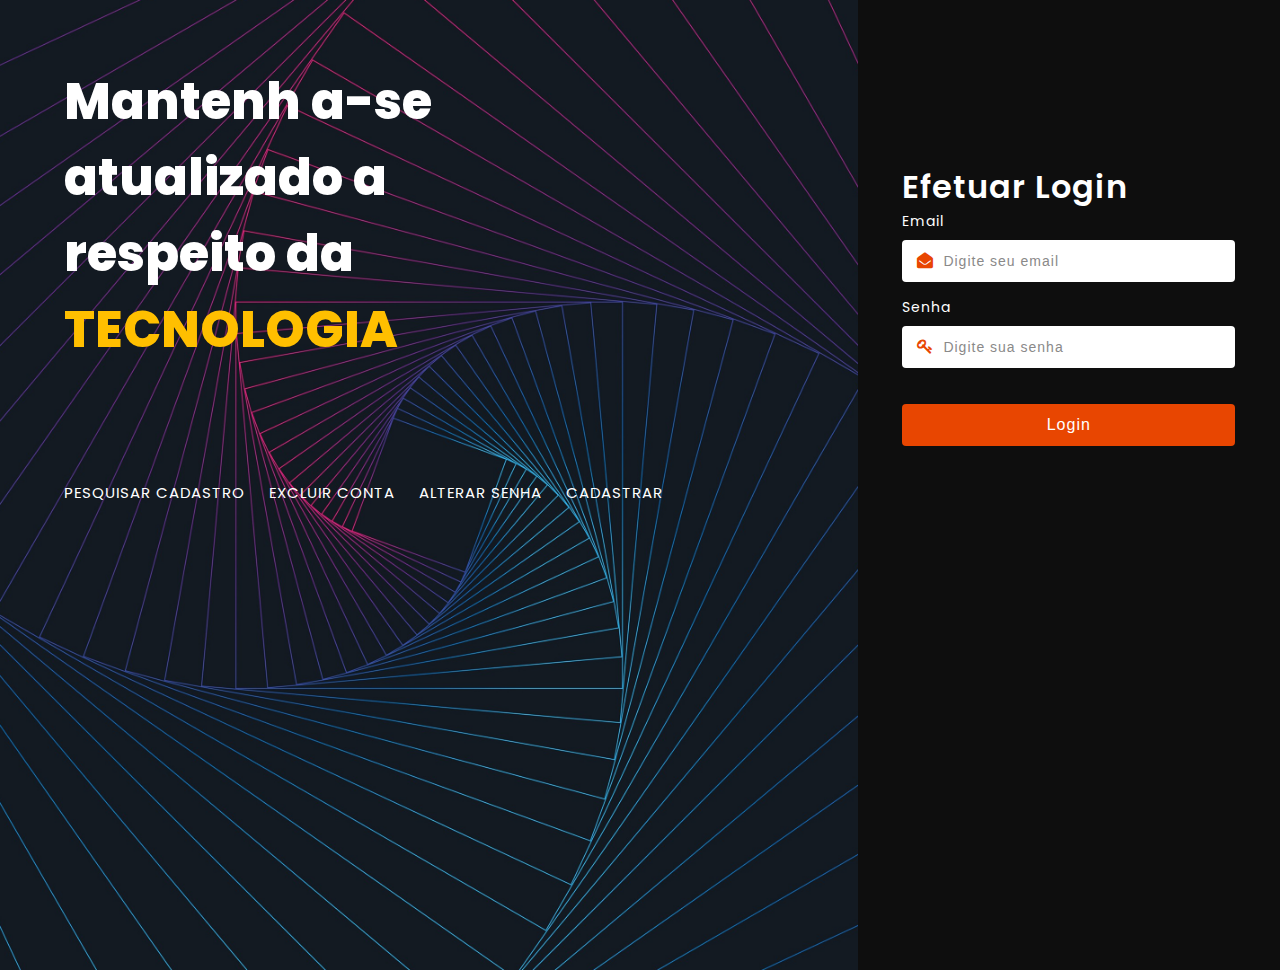
<file: index.html>
<!--Projeto desenvolvido pelos alunos Julio Cesar Sousa Melo e Filipe de Sousa Lima -->
<!--Tecnologia em Análise e Desenvolvimento de Sistemas/Noturno-->
<!-- //PARTE FILIPE-->
<html lang="zxx">

    <head>
        <title>Friends Code</title>
        <!-- Meta tag Keywords -->
        <meta name="viewport" content="width=device-width, initial-scale=1">
        <meta charset="UTF-8" />        
        <script>
            addEventListener("load", function () {
                setTimeout(hideURLbar, 0);
            }, false);

            function hideURLbar() {
                window.scrollTo(0, 1);
            }
        </script>

        <link rel="stylesheet" href="css/style.css" type="text/css" media="all" />

        <link rel="stylesheet" href="css/font-awesome.min.css">

        <link href="//fonts.googleapis.com/css?family=Poppins:100,100i,200,200i,300,300i,400,400i,500,500i,600,600i,700,700i,800,800i,900,900i&amp;subset=devanagari,latin-ext"
              rel="stylesheet">
        
        <link rel="shortcut icon" href="images/favicon.ico" />
    </head>

    <body>
        <div class="main-w3ls">
            <div class="left-content">
                <div class="w3ls-content">

                    <h2>Mantenh  a-se atualizado a respeito da <font color="#FFBF00">TECNOLOGIA</font></h2>
                    <ul class="nav-w3ls">
                        <li>
                            <a href="index_Pesquisa.html"> <font color="white">PESQUISAR CADASTRO</font></a>
                        </li>
                        <li>
                            <a href="index_Excluir.html"><font color="white">EXCLUIR CONTA</font></a>
                        </li>
                        <li>
                            <a href="index_Alterar.html"><font color="white">ALTERAR SENHA</font></a>
                        </li>
                        <li>
                            <a href="index_Cadastro.html"><font color="white">CADASTRAR</font></a>
                        </li>
                    </ul>
                </div>
            </div>
            <div class="right-form-agile">

                <div class="sub-main-w3"><br><br><br><br><br>
                    <h3>Efetuar Login</h3>
                    <form action="verifica_login.php" method="POST">
                        <div class="form-style-agile">
                            <label>Email</label>
                            <div class="pom-agile">
                                <span class="fa fa-envelope-open"></span>
                                <input placeholder="Digite seu email" name="email" type="email" required/>
                            </div>
                        </div>
                        <div class="form-style-agile">
                            <label>Senha</label>
                            <div class="pom-agile">
                                <span class="fa fa-key"></span>
                                <input placeholder="Digite sua senha" name="senha" type="password" required/>
                            </div>
                        </div>
                        <input type="submit" value="Login">
                    </form>		
                </div>
            </div>
        </div>

    </body>

</html>
</file>
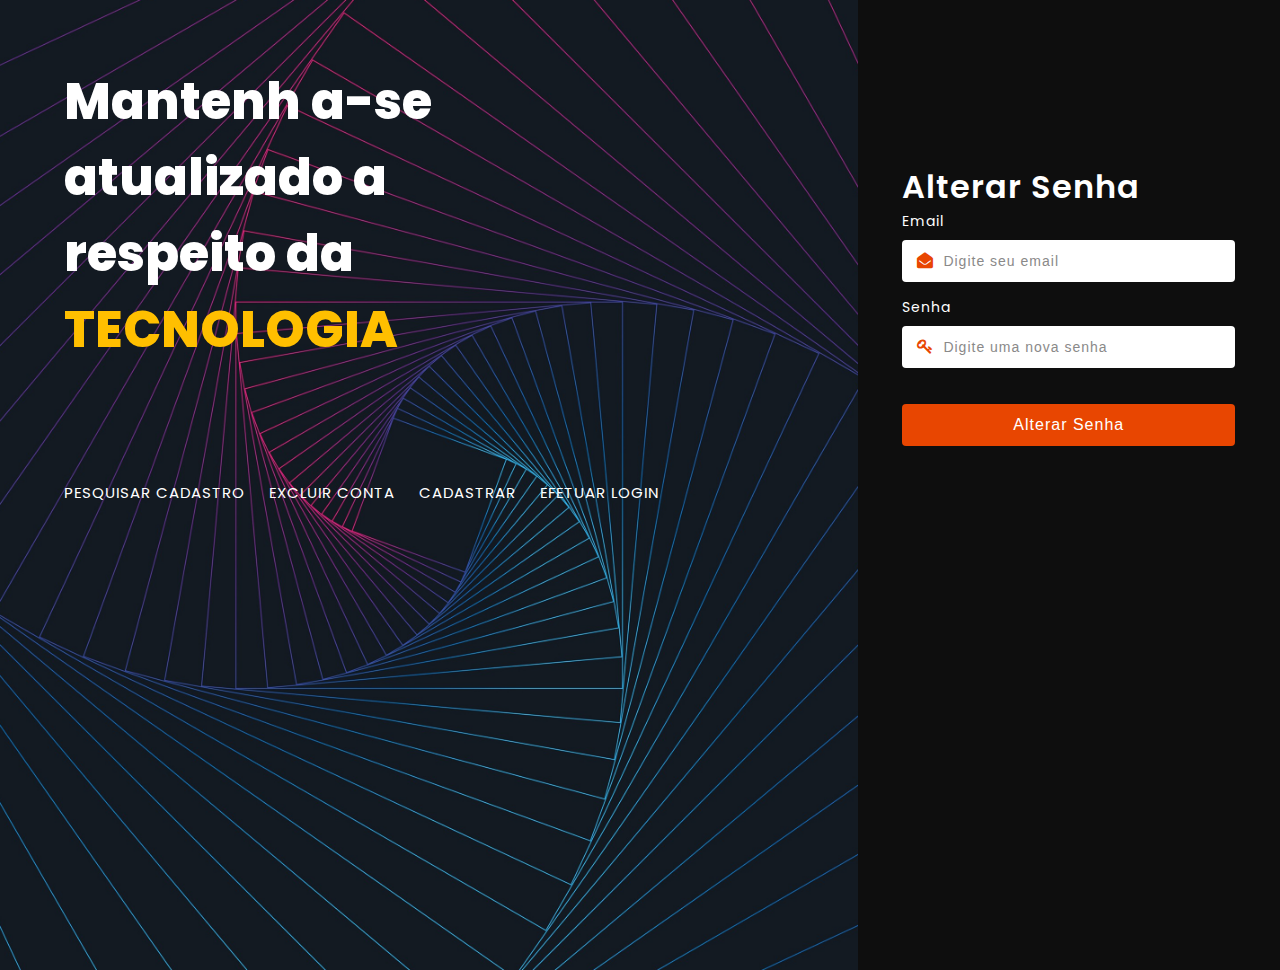
<file: index_Alterar.html>
<!--Projeto desenvolvido pelos alunos Julio Cesar Sousa Melo e Filipe de Sousa Lima -->
<!--Tecnologia em Análise e Desenvolvimento de Sistemas/Noturno-->
<!-- //PARTE FILIPE-->
<html lang="zxx">

    <head>
        <title>Friends Code</title>
        <!-- Meta tag Keywords -->
        <meta name="viewport" content="width=device-width, initial-scale=1">
        <meta charset="UTF-8" />
       
        <script>
            addEventListener("load", function () {
                setTimeout(hideURLbar, 0);
            }, false);

            function hideURLbar() {
                window.scrollTo(0, 1);
            }
        </script>

        <link rel="stylesheet" href="css/style.css" type="text/css" media="all" />

        <link rel="stylesheet" href="css/font-awesome.min.css">

        <link href="//fonts.googleapis.com/css?family=Poppins:100,100i,200,200i,300,300i,400,400i,500,500i,600,600i,700,700i,800,800i,900,900i&amp;subset=devanagari,latin-ext"
              rel="stylesheet">
        
        <link rel="shortcut icon" href="images/favicon.ico" />
    </head>

    <body>
        <div class="main-w3ls">
            <div class="left-content">
                <div class="w3ls-content">

                    <h2>Mantenh  a-se atualizado a respeito da <font color="#FFBF00">TECNOLOGIA</font></h2>
                    <ul class="nav-w3ls">
                        <li>
                            <a href="index_Pesquisa.html"><font color="white">PESQUISAR CADASTRO</font></a>
                        </li>
                        <li>
                            <a href="index_Excluir.html"><font color="white">EXCLUIR CONTA</font></a>
                        </li>
                        <li>
                            <a href="index_Cadastro.html"><font color="white">CADASTRAR</font></a>
                        </li>
                        <li>
                            <a href="index.html"><font color="white">EFETUAR LOGIN</font></a>
                        </li>
                    </ul>
                </div>
            </div>
            <div class="right-form-agile">

                <div class="sub-main-w3"><br><br><br><br><br>
                    <h3>Alterar Senha</h3>
                    <form action="altera_cadastro.php" method="POST">
                        <div class="form-style-agile">
                            <label>Email</label>
                            <div class="pom-agile">
                                <span class="fa fa-envelope-open"></span>
                                <input placeholder="Digite seu email" name="email" type="email">
                            </div>
                        </div>
                        <div class="form-style-agile">
                            <label>Senha</label>
                            <div class="pom-agile">
                                <span class="fa fa-key"></span>
                                <input placeholder="Digite uma nova senha" name="senha" type="password">
                            </div>
                        </div>

                        <input type="submit" value="Alterar Senha">
                    </form>			
                </div>
            </div>
        </div>

    </body>

</html>
</file>
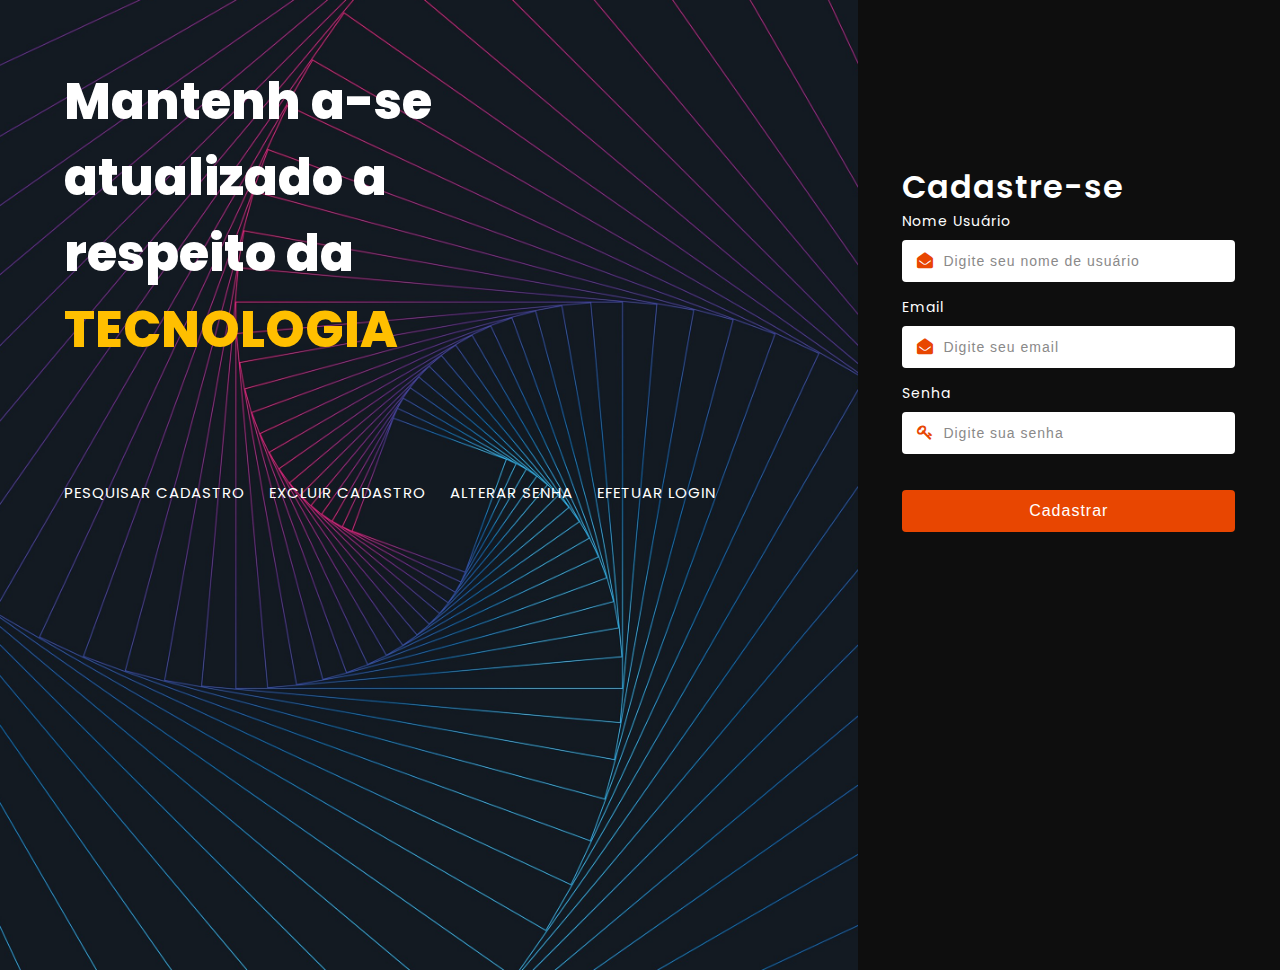
<file: index_Cadastro.html>
<!--Projeto desenvolvido pelos alunos Julio Cesar Sousa Melo e Filipe de Sousa Lima -->
<!--Tecnologia em Análise e Desenvolvimento de Sistemas/Noturno-->
<!-- //PARTE FILIPE-->
<html lang="zxx">

    <head>
        <title>Friends Code</title>
        <!-- Meta tag Keywords -->
        <meta name="viewport" content="width=device-width, initial-scale=1">
        <meta charset="UTF-8" />
        <script>
            addEventListener("load", function () {
                setTimeout(hideURLbar, 0);
            }, false);

            function hideURLbar() {
                window.scrollTo(0, 1);
            }
        </script>

        <link rel="stylesheet" href="css/style.css" type="text/css" media="all" />

        <link rel="stylesheet" href="css/font-awesome.min.css">

        <link href="//fonts.googleapis.com/css?family=Poppins:100,100i,200,200i,300,300i,400,400i,500,500i,600,600i,700,700i,800,800i,900,900i&amp;subset=devanagari,latin-ext"
              rel="stylesheet">
        
        <link rel="shortcut icon" href="images/favicon.ico" />
    </head>

    <body>
        <div class="main-w3ls">
            <div class="left-content">
                <div class="w3ls-content">

                    <h2>Mantenh  a-se atualizado a respeito da <font color="#FFBF00">TECNOLOGIA</font></h2>
                    <ul class="nav-w3ls">
                        <li>
                            <a href="index_Pesquisa.html"><font color="white">PESQUISAR CADASTRO</font></a>
                        </li>
                        <li>
                            <a href="index_Excluir.html"><font color="white">EXCLUIR CADASTRO</font></a>
                        </li>
                        <li>
                            <a href="index_Alterar.html"><font color="white">ALTERAR SENHA</font></a>
                        </li>
                        <li>
                            <a href="index.html"><font color="white">EFETUAR LOGIN</font></a>
                        </li>
                    </ul>
                </div>
            </div>
            <div class="right-form-agile">
                <!-- content -->
                <div class="sub-main-w3"><br><br><br><br><br>
                    <h3>Cadastre-se</h3>
                    <form action="cadastra_Usuario.php" method="POST">
                        <div class="form-style-agile">
                            <label>Nome Usuário</label>
                            <div class="pom-agile">
                                <span class="fa fa-envelope-open"></span>
                                <input placeholder="Digite seu nome de usuário" name="nomeUsuario" type="text">
                            </div>
                        </div>
                        
                        <div class="form-style-agile">
                            <label>Email</label>
                            <div class="pom-agile">
                                <span class="fa fa-envelope-open"></span>
                                <input placeholder="Digite seu email" name="email" type="email">
                            </div>
                        </div>
                        
                        <div class="form-style-agile">
                            <label>Senha</label>
                            <div class="pom-agile">
                                <span class="fa fa-key"></span>
                                <input placeholder="Digite sua senha" name="senha" type="password">
                            </div>
                        </div>
                        <input type="submit" value="Cadastrar">
                    </form>			
                </div>
            </div>
        </div>

    </body>

</html>
</file>
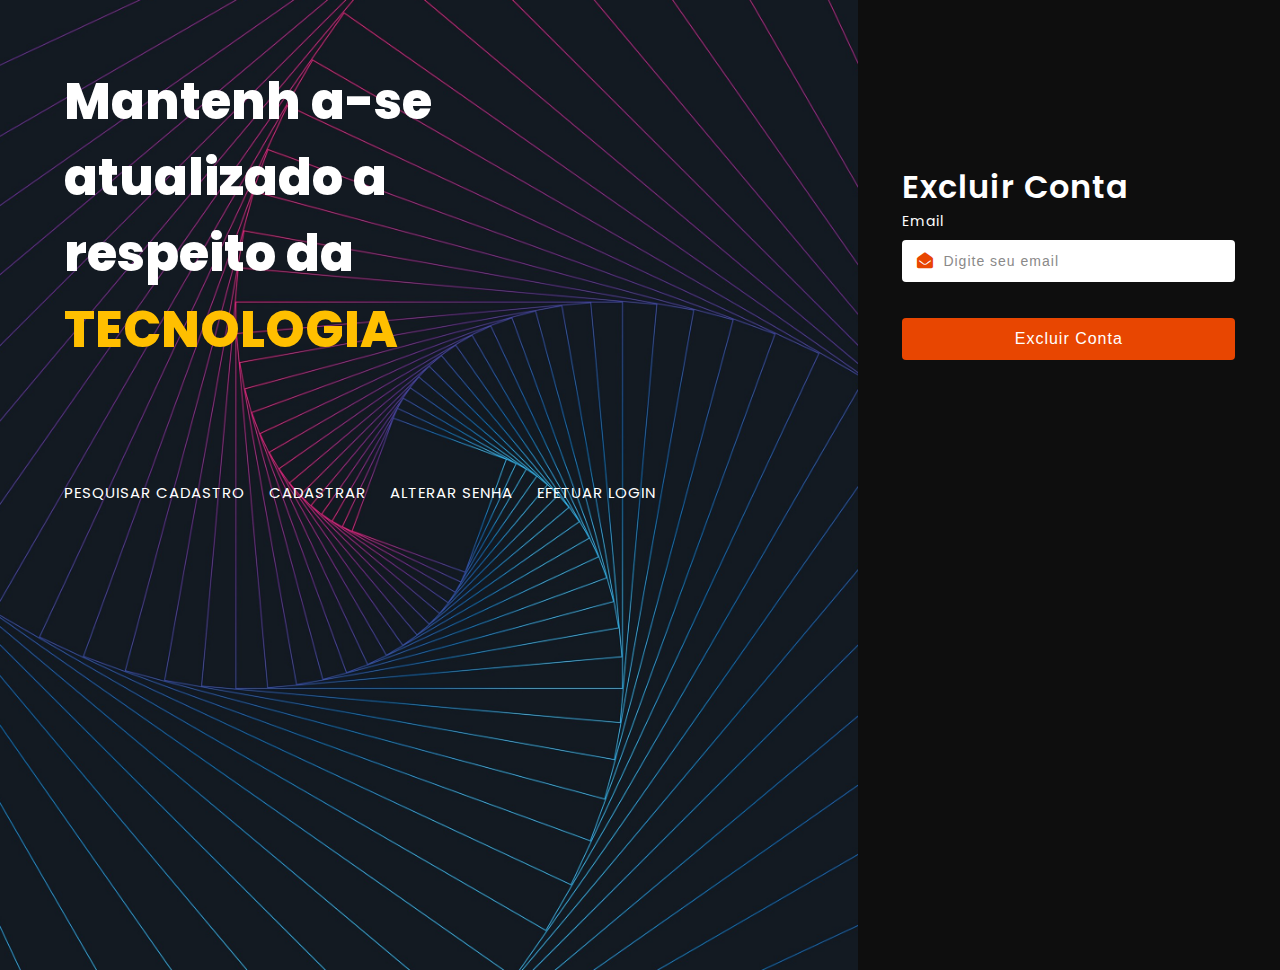
<file: index_Excluir.html>
<!--Projeto desenvolvido pelos alunos Julio Cesar Sousa Melo e Filipe de Sousa Lima -->
<!--Tecnologia em Análise e Desenvolvimento de Sistemas/Noturno-->
<!-- //PARTE FILIPE-->
<html lang="zxx">

    <head>
        <title>Friends Code</title>
        <!-- Meta tag Keywords -->
        <meta name="viewport" content="width=device-width, initial-scale=1">
        <meta charset="UTF-8" />
        <script>
            addEventListener("load", function () {
                setTimeout(hideURLbar, 0);
            }, false);

            function hideURLbar() {
                window.scrollTo(0, 1);
            }
        </script>

        <link rel="stylesheet" href="css/style.css" type="text/css" media="all" />

        <link rel="stylesheet" href="css/font-awesome.min.css">

        <link href="//fonts.googleapis.com/css?family=Poppins:100,100i,200,200i,300,300i,400,400i,500,500i,600,600i,700,700i,800,800i,900,900i&amp;subset=devanagari,latin-ext"
              rel="stylesheet">
        
        <link rel="shortcut icon" href="images/favicon.ico" />
    </head>

    <body>
        <div class="main-w3ls">
            <div class="left-content">
                <div class="w3ls-content">

                    <h2>Mantenh  a-se atualizado a respeito da <font color="#FFBF00">TECNOLOGIA</font></h2>
                    <ul class="nav-w3ls">
                        <li>
                            <a href="index_Pesquisa.html"><font color="white">PESQUISAR CADASTRO</font></a>
                        </li>
                        <li>
                            <a href="index_Cadastro.html"><font color="white">CADASTRAR</font></a>
                        </li>
                        <li>
                            <a href="index_Alterar.html"><font color="white">ALTERAR SENHA</font></a>
                        </li>
                        <li>
                            <a href="index.html"><font color="white">EFETUAR LOGIN</font></a>
                        </li>
                    </ul>
                </div>
            </div>
            <div class="right-form-agile">
                <!-- content -->
                <div class="sub-main-w3"><br><br><br><br><br>
                    <h3>Excluir Conta</h3>
                    <form action="excluir_cadastro.php" method="POST">
                        <div class="form-style-agile">
                            <label>Email</label>
                            <div class="pom-agile">
                                <span class="fa fa-envelope-open"></span>
                                <input placeholder="Digite seu email" name="email" type="email">
                            </div>
                        </div>
                        <input type="submit" value="Excluir Conta">
                    </form>			
                </div>
            </div>
        </div>
        <!-- //content -->

    </body>

</html>
</file>
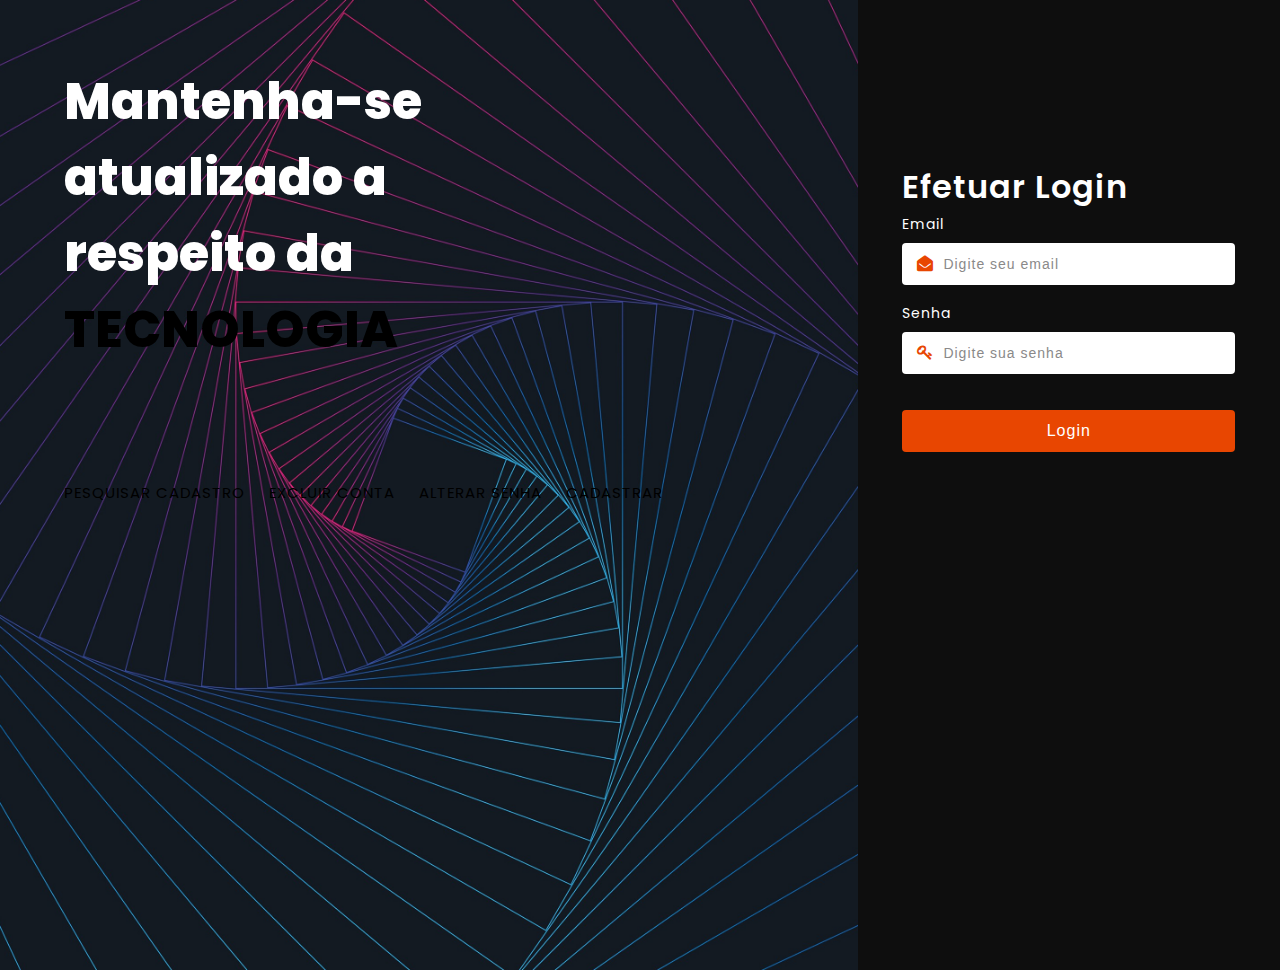
<file: index_Login.html>
<!DOCTYPE HTML>
<html lang="zxx">

    <head>
        <title>Projeto</title>
        <!-- Meta tag Keywords -->
        <meta name="viewport" content="width=device-width, initial-scale=1">
        <meta charset="UTF-8" />
        <link rel="shortcut icon" href="images/favicon (2).ico" type="image/x-icon">
        <script>
            addEventListener("load", function () {
                setTimeout(hideURLbar, 0);
            }, false);

            function hideURLbar() {
                window.scrollTo(0, 1);
            }
        </script>

        <link rel="stylesheet" href="css/style.css" type="text/css" media="all" />

        <link rel="stylesheet" href="css/font-awesome.min.css">

        <link href="//fonts.googleapis.com/css?family=Poppins:100,100i,200,200i,300,300i,400,400i,500,500i,600,600i,700,700i,800,800i,900,900i&amp;subset=devanagari,latin-ext"
              rel="stylesheet">
    </head>

    <body>
        <div class="main-w3ls">
            <div class="left-content">
                <div class="w3ls-content">

                    <h2>Mantenha-se atualizado a respeito da <font color="black">TECNOLOGIA</font></h2>
                    <ul class="nav-w3ls">
                        <li>
                            <a href="index_Pesquisa.html"> <font color="black">PESQUISAR CADASTRO</font></a>
                        </li>
                        <li>
                            <a href="index_Excluir.html"><font color="black">EXCLUIR CONTA</font></a>
                        </li>
                        <li>
                            <a href="index_Alterar.html"><font color="black">ALTERAR SENHA</font></a>
                        </li>
                        <li>
                            <a href="index_Cadastro.html"><font color="black">CADASTRAR</font></a>
                        </li>
                    </ul>
                </div>
            </div>
            <div class="right-form-agile">

                <div class="sub-main-w3"><br><br><br><br><br>
                    <h3>Efetuar Login</h3>
                    <form action="verifica_login.php" method="POST">
                        <div class="form-style-agile">
                            <label>Email</label>
                            <div class="pom-agile">
                                <span class="fa fa-envelope-open"></span>
                                <input placeholder="Digite seu email" name="email" type="email">
                            </div>
                        </div>
                        <div class="form-style-agile">
                            <label>Senha</label>
                            <div class="pom-agile">
                                <span class="fa fa-key"></span>
                                <input placeholder="Digite sua senha" name="senha" type="password">
                            </div>
                        </div>
                        <input type="submit" value="Login">
                    </form>		
                </div>
            </div>
        </div>

    </body>

</html>
</file>
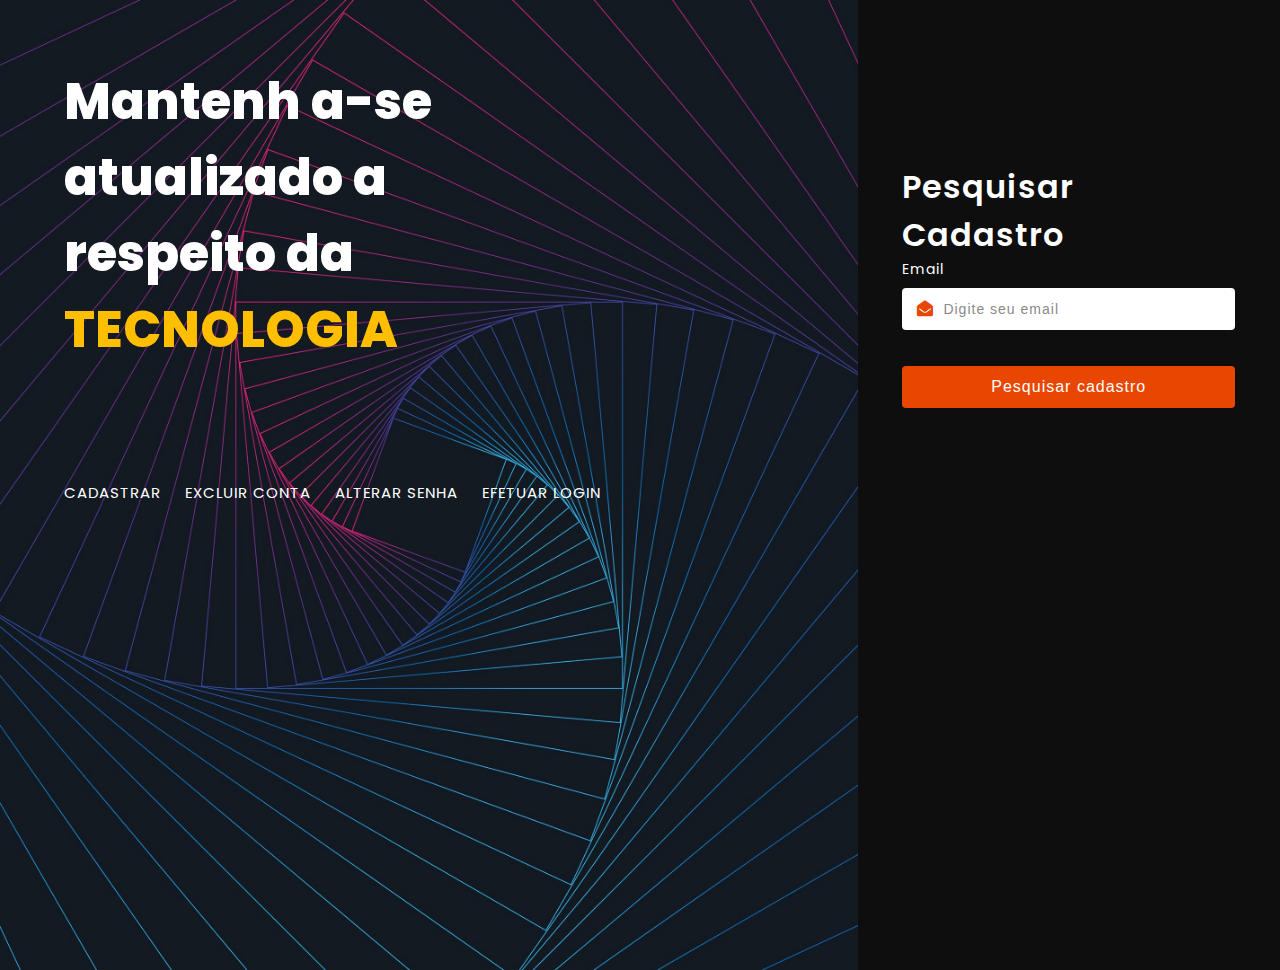
<file: index_Pesquisa.html>
<!--Projeto desenvolvido pelos alunos Julio Cesar Sousa Melo e Filipe de Sousa Lima -->
<!--Tecnologia em Análise e Desenvolvimento de Sistemas/Noturno-->
<!-- //PARTE FILIPE-->
<head>
    <title>Friends Code</title>

    <meta name="viewport" content="width=device-width, initial-scale=1">
    <meta charset="UTF-8" />
    <script>
        addEventListener("load", function () {
            setTimeout(hideURLbar, 0);
        }, false);

        function hideURLbar() {
            window.scrollTo(0, 1);
        }
    </script>

    <link rel="stylesheet" href="css/style.css" type="text/css" media="all" />

    <link rel="stylesheet" href="css/font-awesome.min.css">

    <link href="//fonts.googleapis.com/css?family=Poppins:100,100i,200,200i,300,300i,400,400i,500,500i,600,600i,700,700i,800,800i,900,900i&amp;subset=devanagari,latin-ext"
          rel="stylesheet">
    
    <link rel="shortcut icon" href="images/favicon.ico" />
</head>

<body>
    <div class="main-w3ls">
        <div class="left-content">
            <div class="w3ls-content">

                <h2>Mantenh  a-se atualizado a respeito da <font color="#FFBF00">TECNOLOGIA</font></h2>
                <ul class="nav-w3ls">
                    <li>
                        <a href="index_Cadastro.html"><font color="white">CADASTRAR</font></a>
                    </li>
                    <li>
                        <a href="index_Excluir.html"><font color="white">EXCLUIR CONTA</font></a>
                    </li>
                    <li>
                        <a href="index_Alterar.html"><font color="white">ALTERAR SENHA</font></a>
                    </li>
                    <li>
                        <a href="index.html"><font color="white">EFETUAR LOGIN</font></a>
                    </li>
                </ul>
            </div>
        </div>
        <div class="right-form-agile">
            <!-- content -->
            <div class="sub-main-w3"><br><br><br><br><br>
                <h3>Pesquisar Cadastro</h3>
                <form action="pesquisar_cadastro.php" method="POST">
                    <div class="form-style-agile">
                        <label>Email</label>
                        <div class="pom-agile">
                            <span class="fa fa-envelope-open"></span>
                            <input placeholder="Digite seu email" name="email" type="email">
                        </div>
                        <input type="submit" value="Pesquisar cadastro">
                        </form>			
                    </div>
            </div>
        </div>


</body>

</html>
</file>
<file: css/style.css>
/*--
Author: W3layouts
Author URL: http://w3layouts.com
License: Creative Commons Attribution 3.0 Unported
License URL: http://creativecommons.org/licenses/by/3.0/
--*/
/* reset */
html,
body,
div,
span,
applet,
object,
iframe,
h1,
h2,
h3,
h4,
h5,
h6,
p,
blockquote,
pre,
a,
abbr,
acronym,
address,
big,
cite,
code,
del,
dfn,
em,
img,
ins,
kbd,
q,
s,
samp,
small,
strike,
strong,
sub,
sup,
tt,
var,
b,
u,
i,
dl,
dt,
dd,
ol,
nav ul,
nav li,
fieldset,
form,
label,
legend,
table,
caption,
tbody,
tfoot,
thead,
tr,
th,
td,
article,
aside,
canvas,
details,
embed,
figure,
figcaption,
footer,
header,
hgroup,
menu,
nav,
output,
ruby,
section,
summary,
time,
mark,
audio,
video {
    margin: 0;
    padding: 0;
    border: 0;
    font-size: 100%;
    font: inherit;
    vertical-align: baseline;
}

article,
aside,
details,
figcaption,
figure,
footer,
header,
hgroup,
menu,
nav,
section {
    display: block;
}

ol,
ul {
    list-style: none;
    margin: 0px;
    padding: 0px;
}

blockquote,
q {
    quotes: none;
}

blockquote:before,
blockquote:after,
q:before,
q:after {
    content: '';
    content: none;
}

table {
    border-collapse: collapse;
    border-spacing: 0;
}

/* start editing from here */
a {
    text-decoration: none;
}

.txt-rt {
    text-align: right;
}

/* text align right */
.txt-lt {
    text-align: left;
}

/* text align left */
.txt-center {
    text-align: center;
}

/* text align center */
.float-rt {
    float: right;
}

/* float right */
.float-lt {
    float: left;
}

/* float left */
.clear {
    clear: both;
}

/* clear float */
.pos-relative {
    position: relative;
}

/* Position Relative */
.pos-absolute {
    position: absolute;
}

/* Position Absolute */
.vertical-base {
    vertical-align: baseline;
}

/* vertical align baseline */
.vertical-top {
    vertical-align: top;
}

/* vertical align top */
nav.vertical ul li {
    display: block;
}

/* vertical menu */
nav.horizontal ul li {
    display: inline-block;
}

/* horizontal menu */
img {
    max-width: 100%;
}

/*end reset*/
body {
    font-size: 100%;
    font-family: 'Poppins', sans-serif;
}

/*--header--*/
h1 a {
    font-size: 2em;
    color: #fff;
    letter-spacing: 0px;
    font-weight: 600;
    margin-bottom: 5vw;
    display: inline-block;
}

h1 a span {
    margin-right: 10px;
}

/*--//header--*/
/* content */
/* left content */
.main-w3ls {
    display: -webkit-box;
    display: -ms-flexbox;
    display: flex;
    -ms-flex-wrap: wrap;
    flex-wrap: wrap;
}

.left-content {
    background: url(../images/wallpaper-login.jpg) no-repeat center;
    background-size: cover;
    -webkit-background-size: cover;
    -moz-background-size: cover;
    -o-background-size: cover;
    -ms-background-size: cover;
    background-position: center;
    -webkit-box-flex: 0;
    -ms-flex: 0 0 67%;
    flex: 0 0 67%;
    max-width: 67%;
}

.w3ls-content {
    padding: 5vw;
}

/* navigation */
ul.nav-w3ls {
    margin-top: 7em;
}

ul.nav-w3ls li {
    display: inline-block;
}

ul.nav-w3ls li a {
    color: #fff;
    font-size: 15px;
    letter-spacing: 1px;
    margin: 0 20px;
    -webkit-transition: 0.5s all;
    -o-transition: 0.5s all;
    -moz-transition: 0.5s all;
    -ms-transition: 0.5s all;
    transition: 0.5s all;
}

ul.nav-w3ls li a:hover {
    opacity: .7;
    -webkit-transition: 0.5s all;
    -o-transition: 0.5s all;
    -moz-transition: 0.5s all;
    -ms-transition: 0.5s all;
    transition: 0.5s all;
}

ul.nav-w3ls li:nth-child(1) a,
ul.nav-w3ls li:nth-child(5) a,
ul.nav-w3ls li:nth-child(3) a {
    margin: 0;
}

/* //navigation */
/* button */
a.button-w3ls span {
    background: #000;
    color: #fff;
    width: 50px;
    height: 50px;
    border-radius: 50%;
    text-align: center;
    line-height: 2.5;
    font-size: 20px;
    margin-top: 1em;
    -webkit-transition: 0.5s all;
    -o-transition: 0.5s all;
    -moz-transition: 0.5s all;
    -ms-transition: 0.5s all;
    transition: 0.5s all;
}

a.button-w3ls span:hover {
    background: #0183e8 !important;
    -webkit-transition: 0.5s all;
    -o-transition: 0.5s all;
    -moz-transition: 0.5s all;
    -ms-transition: 0.5s all;
    transition: 0.5s all;
}

/* //button */
/* //left content */
/* right content */
.right-form-agile {
    -webkit-box-flex: 0;
    -ms-flex: 0 0 33%;
    flex: 0 0 33%;
    max-width: 33%;
}

.sub-main-w3 {
    padding: 3vw 3.5vw 2.5vw;
    background: #0e0e0e;
    min-height: 100vh;
}

.w3ls-content h2 {
    font-size: 50px;
    color: #fff;
    font-weight: 800;
    max-width: 480px;
}

.sub-main-w3 h3 {
    color: #fff;
    font-size: 32px;
    letter-spacing: 1px;
    font-weight: 600;
}

.sub-main-w3 h5 {
    color: #fff;
    letter-spacing: 1px;
    font-size: 20px;
    font-weight: 500;
    margin: 10px 0 4px;
}

.sub-main-w3 p {
    color: #d8d6d6;
    font-size: 14px;
    letter-spacing: 1px;
    margin-bottom: 1.8em;
}

.sub-main-w3 label {
    color: #fff;
    font-size: 14px;
    letter-spacing: 1px;
    margin-bottom: 8px;
    display: inline-block;
}

.pom-agile {
    padding: 12px 15px;
    background: #fff;
    margin-bottom: 15px;
    width: 100%;
    border-radius: 4px;
    box-sizing: border-box;
    display: -webkit-flex;
    display: -webkit-box;
    display: -moz-flex;
    display: -moz-box;
    display: -ms-flexbox;
    display: flex;
    -webkit-justify-content: space-between;
    justify-content: space-between;
    flex-basis: 100%;
}

.pom-agile span {
    color: #e84601;
    flex-basis: 4%;
    -webkit-flex-basis: 4%;
    margin-right: 8px;
}

/* form */
.pom-agile input[type="text"],
.pom-agile input[type="email"],
.pom-agile input[type="password"] {
    outline: none;
    font-size: 14px;
    border: none;
    background: transparent;
    color: #000;
    letter-spacing: 1px;
    flex-basis: 95%;
    -webkit-flex-basis: 95%;
}

.sub-main-w3 input[type="submit"] {
    color: #fff;
    background: #e84601;
    border: none;
    padding: 12px 0;
    margin-top: 1.3em;
    outline: none;
    width: 100%;
    font-size: 16px;
    cursor: pointer;
    letter-spacing: 1px;
    border-radius: 4px;
    -webkit-transition: 0.5s all;
    -o-transition: 0.5s all;
    -moz-transition: 0.5s all;
    -ms-transition: 0.5s all;
    transition: 0.5s all;
}

.sub-main-w3 input[type="submit"]:hover {
    opacity: .8;
    -webkit-transition: 0.5s all;
    -o-transition: 0.5s all;
    -moz-transition: 0.5s all;
    -ms-transition: 0.5s all;
    transition: 0.5s all;
}

/* //form */
/* checkbox */
.sub-agile {
    float: left;
}

.sub-agile input[type="checkbox"] {
    display: none;
}

.sub-agile input[type="checkbox"]+label {
    position: relative;
    padding-left: 25px;
    display: inline-block;
    font-size: 15px;
    color: #fff;
    cursor: pointer;
}

.sub-agile input[type="checkbox"]+label span:first-child {
    width: 13px;
    height: 13px;
    display: inline-block;
    border: 1px solid #fff;
    position: absolute;
    top: 5px;
    left: 2px;
}

.sub-agile input[type="checkbox"]:checked+label span:first-child:before {
    content: "";
    background: url(../images/tick.png)no-repeat;
    position: absolute;
    left: 2px;
    top: 1px;
    font-size: 10px;
    width: 10px;
    height: 10px;
}

.sub-w3l a {
    float: right;
    font-size: .9em;
    color: #fff;
    letter-spacing: 1px;
}

/* //checkbox */
/* placeholder-color */
::-webkit-input-placeholder {
    color: #8a8989;
}

:-moz-placeholder {
    /* Firefox 18- */
    color: #8a8989;
}

::-moz-placeholder {
    /* Firefox 19+ */
    color: #8a8989;
}

:-ms-input-placeholder {
    color: #8a8989;
}

/* //placeholder-color */
/* social icons */
.w3ls-social h3 {
    color: #fff;
    letter-spacing: 2px;
    font-size: 20px;
    font-weight: 500;
    margin: 1.5em 0 1em;
}

.w3ls-social {
    text-align: center;
}

.social-nav li {
    display: inline-block;
}

.social-nav li:nth-child(2),
.social-nav li:nth-child(3) {
    margin: 0 .5em;
}

.social-nav a {
    display: inline-block;
    float: none;
    width: 30px;
    height: 30px;
    text-decoration: none;
    cursor: pointer;
    text-align: center;
    background: #000;
    position: relative;
    -webkit-transition: 0.5s;
    -moz-transition: 0.5s;
    -o-transition: 0.5s;
    transition: 0.5s;
}

.social-nav a:hover {
    opacity: .8;
}

a.twitter {
    background: #00acee;
}

a.facebook {
    background: #3b5998;
}

a.instagram {
    background: #f77737;
}

a.pinterest {
    background: #bd081c;
}

.social span {
    color: #fff;
    font-size: 12px;
    line-height: 30px;
}

/* //social icons */
/* //right content */
/* //content */
/* copyright */
.copyright p {
    color: #fff;
    letter-spacing: 2px;
    font-size: 15px;
    margin: 1.5vw;
    text-align: right;
}

.copyright p a {
    color: #e84601;
    -webkit-transition: 0.5s all;
    -o-transition: 0.5s all;
    -moz-transition: 0.5s all;
    -ms-transition: 0.5s all;
    transition: 0.5s all;
}

.copyright p a:hover {
    color: #fff;
    -webkit-transition: 0.5s all;
    -o-transition: 0.5s all;
    -moz-transition: 0.5s all;
    -ms-transition: 0.5s all;
    transition: 0.5s all;
}

/* //copyright */
/* responsive */
@media(max-width: 1080px) {
    .left-content {
        -webkit-box-flex: 0;
        -ms-flex: 0 0 60%;
        flex: 0 0 60%;
        max-width: 60%;
    }

    .right-form-agile {
        -webkit-box-flex: 0;
        -ms-flex: 0 0 40%;
        flex: 0 0 40%;
        max-width: 40%;
    }

    .copyright p {
        font-size: 14px;
    }

    h1 a {
        font-size: 1.8em;
    }

    .w3ls-content h2 {
        font-size: 44px;
    }

    .sub-main-w3 h3 {
        font-size: 28px;
    }

    .sub-main-w3 h5 {
        font-size: 18px;
    }

    .sub-main-w3 p {
        font-size: 13px;
        margin-bottom: 1.5em;
    }

    .sub-main-w3 label {
        font-size: 13px;
    }

    .sub-agile input[type="checkbox"]+label {
        font-size: 14px;
    }

    h1 a {
        margin-bottom: 8vw;
    }

    .copyright p {
        margin: 4vw 1.5vw;
    }
}

@media(max-width: 900px) {
    .copyright p {
        padding: 4vw 1.5vw;
        margin: 0;
    }

    .left-content {
        -webkit-box-flex: 0;
        -ms-flex: 0 0 60%;
        flex: 0 0 100%;
        max-width: 100%;
        order: 2;
    }

    .right-form-agile {
        -webkit-box-flex: 0;
        -ms-flex: 0 0 100%;
        flex: 0 0 100%;
        max-width: 100%;
        order: 1;
    }

    .sub-main-w3 {
        padding: 5vw 10vw;
    }

    .w3ls-content h2 {
        font-size: 40px;
    }
}

@media(max-width: 480px) {
    .w3ls-social h3 {
        font-size: 20px;
        margin: 1.5em 0 .6em;
    }

    .w3ls-content h2 {
        font-size: 34px;
    }

    ul.nav-w3ls li a {
        font-size: 14px;
    }

    .copyright p {
        font-size: 13px;
    }

    ul.nav-w3ls {
        margin-top: 4em;
    }
}

@media(max-width: 440px) {
    ul.nav-w3ls li a {
        margin: 0 11px;
    }
}

@media(max-width: 414px) {
    h1 a {
        font-size: 1.6em;
    }

    .w3ls-content h2 {
        font-size: 30px;
    }

    ul.nav-w3ls li a {
        margin: 0 18px;
    }
}

@media(max-width: 384px) {
    .sub-agile input[type="checkbox"]+label {
        font-size: 13px;
    }

    h1 a {
        font-size: 1.4em;
    }

    .w3ls-content h2 {
        font-size: 28px;
    }
}

@media(max-width: 375px) {
    .sub-main-w3 h3 {
        font-size: 25px;
    }

    .sub-main-w3 h5 {
        font-size: 16px;
    }

    .sub-main-w3 p {
        font-size: 12px;
    }

    .pom-agile input[type="text"],
    .pom-agile input[type="email"],
    .pom-agile input[type="password"] {
        font-size: 13px;
    }
}

@media(max-width: 320px) {
    ul.nav-w3ls {
        margin-top: 3em;
    }

    h1 a {
        font-size: 1.2em;
    }

    .w3ls-content h2 {
        font-size: 26px;
    }

    .sub-main-w3 h5 {
        font-size: 14px;
    }
}

/* //responsive */.form-style-agile {

}
</file>
